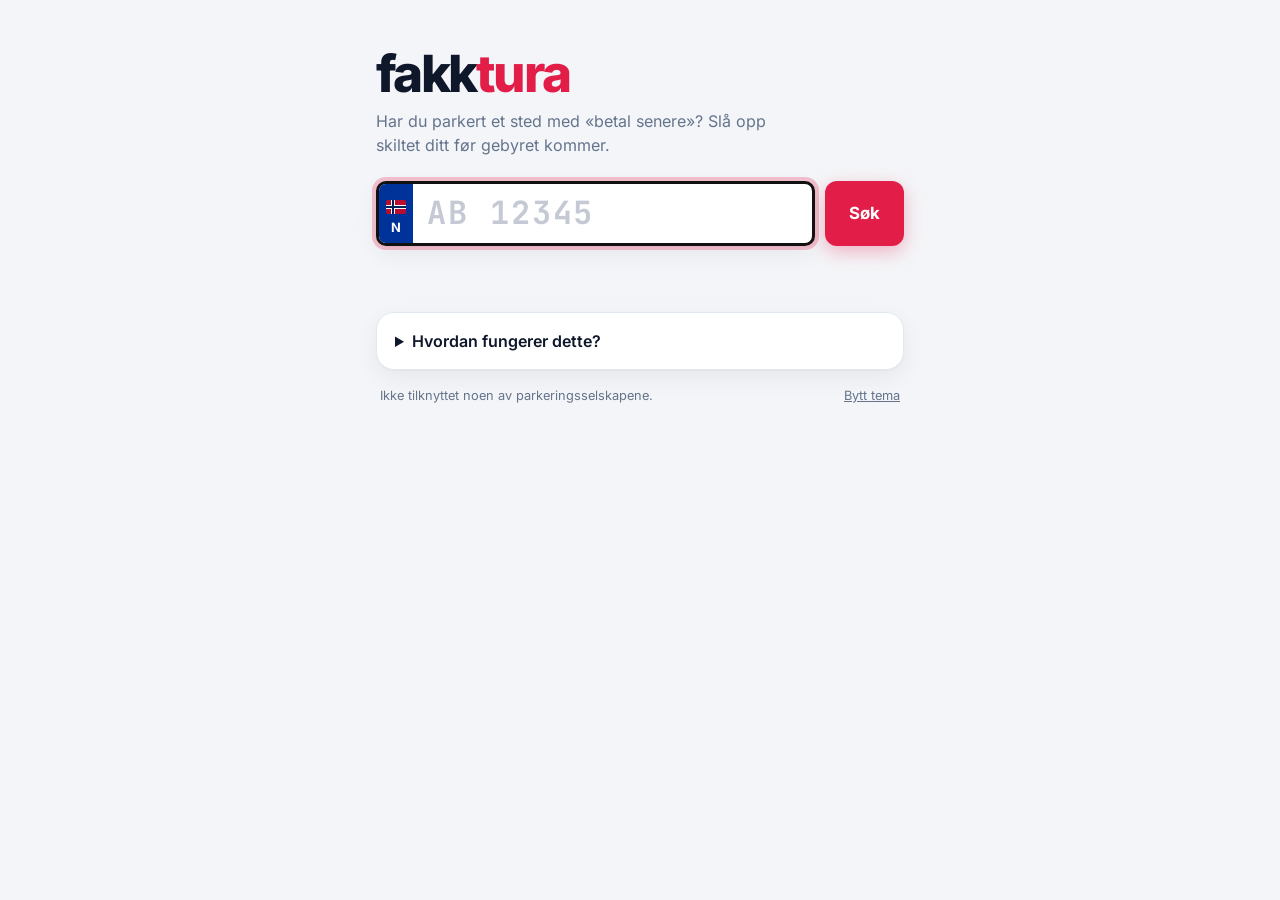
<file: site/index.html>
<!doctype html>
<html lang="nb">
<head>
  <meta charset="utf-8">
  <meta name="viewport" content="width=device-width, initial-scale=1">
  <title>Fakktura – sjekk ubetalt parkering</title>
  <meta name="description" content="Slå opp bilskiltet ditt hos norske parkeringsselskaper og betal før fakturagebyret kommer.">
  <meta name="theme-color" content="#0b1020">
  <link rel="icon" href="favicon.svg" type="image/svg+xml">
  <link rel="icon" href="icons/icon-192.png" type="image/png" sizes="192x192">
  <link rel="apple-touch-icon" href="apple-touch-icon.png">
  <link rel="manifest" href="manifest.webmanifest">
  <meta name="apple-mobile-web-app-title" content="fakktura">
  <meta name="mobile-web-app-capable" content="yes">
  <meta name="apple-mobile-web-app-status-bar-style" content="black-translucent">

  <!-- Link previews. og:url/og:image are made absolute on the server
       (functions/index.js), since some apps require full URLs. -->
  <meta property="og:type" content="website">
  <meta property="og:site_name" content="fakktura">
  <meta property="og:locale" content="nb_NO">
  <meta property="og:title" content="fakktura – sjekk ubetalt parkering">
  <meta property="og:description" content="Sjekk skiltet hos norske parkeringsselskaper – før fakturagebyret kommer.">
  <meta property="og:url" content="/">
  <meta property="og:image" content="/og.png">
  <meta property="og:image:width" content="1200">
  <meta property="og:image:height" content="630">
  <meta property="og:image:alt" content="fakktura: sjekk skiltet før fakturagebyret kommer">
  <meta name="twitter:card" content="summary_large_image">

  <link rel="preload" href="fonts/inter-latin.woff2" as="font" type="font/woff2" crossorigin>
  <link rel="stylesheet" href="styles.css">
  <!-- Plain (non-module) scripts so the page also works when opened from disk (file://). -->
  <script defer src="config.js"></script>
  <script defer src="providers.js"></script>
  <script defer src="app.js"></script>
</head>
<body>
  <main class="shell">
    <header class="brand">
      <h1>fakk<span>tura</span></h1>
      <p>Har du parkert et sted med «betal senere»? Slå opp skiltet ditt før gebyret kommer.</p>
    </header>

    <form id="search" class="search" autocomplete="off" novalidate>
      <label class="plate" for="plate">
        <span class="plate__eu" aria-hidden="true"><span class="plate__flag"></span>N</span>
        <input id="plate" name="plate" inputmode="text" autocapitalize="characters" spellcheck="false"
               maxlength="9" placeholder="AB 12345" aria-label="Registreringsnummer" required>
      </label>
      <button id="go" type="submit" class="btn btn--primary">Søk</button>
    </form>
    <p id="hint" class="hint" role="status"></p>

    <ul id="recent" class="recent" aria-label="Siste søk"></ul>

    <section id="vehicle" class="vehicle" hidden aria-live="polite"></section>

    <section id="summary" class="summary" hidden aria-live="polite"></section>

    <ul id="results" class="results" aria-label="Parkeringsselskaper"></ul>
    <p id="manual" class="local" hidden></p>
    <div id="local" class="local" hidden></div>

    <section class="about">
      <details>
        <summary>Hvordan fungerer dette?</summary>
        <p>Nettsiden spør parkeringsselskapenes egne «betal uten app»-tjenester om det finnes ubetalte parkeringer for skiltet. Oppslaget gjøres fra nettleseren din, og skiltet lagres ikke noe sted utenom (valgfritt) i nettleseren din.</p>
        <p>Noen selskaper krever at du velger parkeringsplass før du kan søke. Disse får en lenke i stedet for et automatisk svar.</p>
        <p>Et «ingenting funnet» er ingen garanti: registreringer kan ta litt tid å dukke opp, og listen dekker ikke alle selskaper. Ved tvil, sjekk skiltene på plassen.</p>
      </details>
    </section>

    <footer class="foot">
      <span>Ikke tilknyttet noen av parkeringsselskapene.</span>
      <button id="theme" class="link" type="button">Bytt tema</button>
    </footer>
  </main>

  <template id="row">
    <li class="row" data-state="pending">
      <div class="row__main">
        <span class="row__name"></span>
        <span class="row__hint"></span>
      </div>
      <span class="row__status"><span class="spinner" aria-hidden="true"></span><span class="row__label">Søker…</span></span>
      <ul class="row__items" hidden></ul>
      <a class="row__action btn" target="_blank" rel="noopener noreferrer" hidden></a>
    </li>
  </template>
</body>
</html>
</file>
<file: site/styles.css>
/* Self-hosted fonts (SIL OFL, see fonts/*-LICENSE.txt). Latin subset only. */
@font-face {
  font-family: Inter;
  font-style: normal;
  font-weight: 100 900;
  font-display: swap;
  src: url(fonts/inter-latin.woff2) format("woff2");
}
@font-face {
  font-family: "JetBrains Mono";
  font-style: normal;
  font-weight: 700;
  font-display: swap;
  src: url(fonts/jetbrains-mono-700-latin.woff2) format("woff2");
}

:root {
  --bg: #f4f5f8;
  --surface: #ffffff;
  --surface-2: #eef0f4;
  --text: #0f172a;
  --muted: #64748b;
  --border: #e2e8f0;
  --accent: #e11d48;
  --accent-ink: #ffffff;
  --ok: #059669;
  --ok-bg: #ecfdf5;
  --bad: #e11d48;
  --bad-bg: #fff1f2;
  --warn: #b45309;
  --warn-bg: #fffbeb;
  --plate-blue: #003399;
  --shadow: 0 1px 2px rgb(15 23 42 / .04), 0 8px 24px rgb(15 23 42 / .06);
  --radius: 18px;
  color-scheme: light;
}

@media (prefers-color-scheme: dark) {
  :root:not([data-theme="light"]) {
    --bg: #0b1020;
    --surface: #131a2e;
    --surface-2: #1b2340;
    --text: #e5e9f5;
    --muted: #8b95b0;
    --border: #232c4a;
    --ok: #34d399;
    --ok-bg: rgb(52 211 153 / .1);
    --bad: #fb7185;
    --bad-bg: rgb(251 113 133 / .1);
    --warn: #fbbf24;
    --warn-bg: rgb(251 191 36 / .1);
    --shadow: 0 1px 2px rgb(0 0 0 / .3), 0 8px 24px rgb(0 0 0 / .25);
    color-scheme: dark;
  }
}
:root[data-theme="dark"] {
  --bg: #0b1020;
  --surface: #131a2e;
  --surface-2: #1b2340;
  --text: #e5e9f5;
  --muted: #8b95b0;
  --border: #232c4a;
  --ok: #34d399;
  --ok-bg: rgb(52 211 153 / .1);
  --bad: #fb7185;
  --bad-bg: rgb(251 113 133 / .1);
  --warn: #fbbf24;
  --warn-bg: rgb(251 191 36 / .1);
  --shadow: 0 1px 2px rgb(0 0 0 / .3), 0 8px 24px rgb(0 0 0 / .25);
  color-scheme: dark;
}

* { box-sizing: border-box; }
html { -webkit-text-size-adjust: 100%; }
body {
  margin: 0;
  background: var(--bg);
  color: var(--text);
  font: 16px/1.5 Inter, system-ui, -apple-system, "Segoe UI", sans-serif;
  -webkit-font-smoothing: antialiased;
}
[hidden] { display: none !important; }

.shell {
  max-width: 560px;
  margin: 0 auto;
  padding: 48px 16px 32px;
  display: flex;
  flex-direction: column;
  gap: 16px;
}

/* Brand */
.brand h1 {
  margin: 0;
  font-size: clamp(2.4rem, 9vw, 3.2rem);
  font-weight: 800;
  letter-spacing: -.05em;
  line-height: 1;
}
.brand h1 span { color: var(--accent); }
.brand p { margin: 10px 0 8px; color: var(--muted); max-width: 42ch; }

/* Search: input styled like a Norwegian licence plate */
.search { display: flex; gap: 10px; }
.plate {
  flex: 1;
  display: flex;
  align-items: stretch;
  min-width: 0;
  background: #fff;
  border: 3px solid #111;
  border-radius: 10px;
  overflow: hidden;
  box-shadow: var(--shadow);
  transition: box-shadow .15s, transform .15s;
}
.plate:focus-within { box-shadow: 0 0 0 4px rgb(225 29 72 / .25), var(--shadow); }
.plate__eu {
  display: flex;
  flex-direction: column;
  align-items: center;
  justify-content: flex-end;
  gap: 4px;
  width: 34px;
  padding: 6px 0 5px;
  background: var(--plate-blue);
  color: #fff;
  font-weight: 700;
  font-size: .8rem;
}
.plate__flag {
  width: 20px;
  height: 14px;
  border-radius: 2px;
  /* Norwegian flag */
  background:
    linear-gradient(90deg, transparent 6px, #00205b 6px 8px, transparent 8px),
    linear-gradient(0deg, transparent 6px, #00205b 6px 8px, transparent 8px),
    linear-gradient(90deg, transparent 5px, #fff 5px 9px, transparent 9px),
    linear-gradient(0deg, transparent 5px, #fff 5px 9px, transparent 9px),
    #ba0c2f;
}
.plate input {
  flex: 1;
  min-width: 0;
  border: 0;
  outline: 0;
  padding: 10px 14px;
  background: transparent;
  color: #111;
  font: 700 clamp(1.5rem, 7vw, 2rem)/1.2 "JetBrains Mono", ui-monospace, monospace;
  letter-spacing: .06em;
  text-transform: uppercase;
}
.plate input::placeholder { color: #c4c9d4; }

.btn {
  display: inline-flex;
  align-items: center;
  justify-content: center;
  gap: 6px;
  padding: 10px 16px;
  border: 1px solid var(--border);
  border-radius: 12px;
  background: var(--surface);
  color: var(--text);
  font: inherit;
  font-size: .9rem;
  font-weight: 600;
  line-height: 1;
  text-decoration: none;
  cursor: pointer;
  transition: transform .1s, background .15s, opacity .15s;
}
.btn:active { transform: scale(.97); }
.btn:disabled { opacity: .55; cursor: progress; }
.btn--primary {
  padding: 0 24px;
  border: 0;
  background: var(--accent);
  color: var(--accent-ink);
  font-size: 1.05rem;
  font-weight: 700;
  box-shadow: 0 6px 18px rgb(225 29 72 / .3);
}
.btn--primary:hover { background: #be123c; }
.btn--danger { background: var(--bad); border-color: transparent; color: #fff; }
.btn:focus-visible, .link:focus-visible, summary:focus-visible { outline: 3px solid rgb(225 29 72 / .45); outline-offset: 2px; }

.hint { margin: -6px 2px 0; min-height: 1.2em; font-size: .85rem; color: var(--warn); }

.recent { display: flex; flex-wrap: wrap; gap: 8px; margin: -4px 0 0; padding: 0; list-style: none; }
.recent:empty { display: none; }
.recent button {
  padding: 4px 10px;
  border: 1px solid var(--border);
  border-radius: 999px;
  background: var(--surface);
  color: var(--muted);
  font: 700 .8rem "JetBrains Mono", ui-monospace, monospace;
  cursor: pointer;
}
.recent button:hover { color: var(--text); }

/* Cards */
.vehicle, .summary, .row, .about {
  background: var(--surface);
  border: 1px solid var(--border);
  border-radius: var(--radius);
  box-shadow: var(--shadow);
}
/* Colour and year sit beside the model, or under it when there's no room. */
.vehicle { display: flex; flex-wrap: wrap; justify-content: space-between; align-items: flex-end; gap: 0 12px; padding: 14px 18px; }
.vehicle small { display: block; color: var(--muted); font-size: .75rem; font-weight: 600; text-transform: uppercase; letter-spacing: .06em; }
.vehicle strong { font-size: 1.05rem; }
.vehicle .meta { color: var(--muted); font-size: .85rem; }

.summary { padding: 18px 20px; display: flex; gap: 14px; align-items: center; animation: rise .3s ease-out; }
.summary__icon {
  flex: none;
  display: grid;
  place-items: center;
  width: 42px;
  height: 42px;
  border-radius: 50%;
  font-size: 1.3rem;
  font-weight: 800;
}
.summary h2 { margin: 0; font-size: 1.1rem; }
.summary p { margin: 2px 0 0; color: var(--muted); font-size: .9rem; }
.summary .summary__stamp { margin-top: 6px; font-size: .78rem; }
.summary[data-tone="ok"] .summary__icon { background: var(--ok-bg); color: var(--ok); }
.summary[data-tone="bad"] { border-color: var(--bad); }
.summary[data-tone="bad"] .summary__icon { background: var(--bad-bg); color: var(--bad); }
.summary[data-tone="warn"] .summary__icon { background: var(--warn-bg); color: var(--warn); }

/* Provider rows */
.results { display: flex; flex-direction: column; gap: 10px; margin: 0; padding: 0; list-style: none; }
.row {
  display: grid;
  grid-template-columns: 1fr auto;
  align-items: center;
  gap: 4px 12px;
  padding: 14px 18px;
  animation: rise .25s ease-out both;
}
.row__main { min-width: 0; }
.row__name { display: block; font-weight: 700; }
.row__hint { display: block; color: var(--muted); font-size: .8rem; }
.row__status {
  display: inline-flex;
  align-items: center;
  gap: 6px;
  padding: 4px 10px;
  border-radius: 999px;
  background: var(--surface-2);
  color: var(--muted);
  font-size: .78rem;
  font-weight: 700;
  white-space: nowrap;
}
.row__items, .row__action { grid-column: 1 / -1; }
.row__items { margin: 8px 0 0; padding: 0; list-style: none; display: flex; flex-direction: column; gap: 6px; }

/* One unpaid session: place and amount, then labelled times */
.row__items li {
  display: grid;
  grid-template-columns: 1fr auto;
  align-items: baseline;
  gap: 6px 12px;
  padding: 12px 14px;
  border-radius: 12px;
  background: var(--bad-bg);
  font-size: .88rem;
}
.item__title { min-width: 0; overflow-wrap: anywhere; }
.item__amount { font-size: 1rem; font-weight: 800; white-space: nowrap; }
.item__facts {
  grid-column: 1 / -1;
  display: grid;
  grid-template-columns: auto 1fr;
  gap: 2px 12px;
  margin: 0;
}
.item__facts dt { color: var(--muted); }
.item__facts dd { margin: 0; }
.item__due { color: var(--bad); font-weight: 600; }
.item__left {
  display: inline-block;
  padding: 0 7px;
  border-radius: 999px;
  background: var(--bad);
  color: #fff;
  font-size: .75rem;
  font-weight: 700;
  line-height: 1.6;
  white-space: nowrap;
}
.row__action { margin-top: 8px; justify-self: start; }

/* The operator description only helps when the user has to check by hand. */
.row:not([data-state="error"], [data-state="manual"]) .row__hint { display: none; }

.row[data-state="clear"] .row__status { background: var(--ok-bg); color: var(--ok); }
.row[data-state="clear"] { opacity: .8; }
.row[data-state="found"] { border-color: var(--bad); }
.row[data-state="found"] .row__status { background: var(--bad); color: #fff; }
.row[data-state="error"] .row__status,
.row[data-state="manual"] .row__status { background: var(--warn-bg); color: var(--warn); }
.row[data-state="clear"] .spinner,
.row[data-state="found"] .spinner,
.row[data-state="error"] .spinner,
.row[data-state="manual"] .spinner { display: none; }

.spinner {
  width: 12px;
  height: 12px;
  border: 2px solid currentColor;
  border-right-color: transparent;
  border-radius: 50%;
  animation: spin .7s linear infinite;
}

.local { margin: -4px 4px 0; color: var(--muted); font-size: .8rem; }
.local a { color: var(--text); font-weight: 600; }
.local summary { cursor: pointer; }
.local details[open] summary { margin-bottom: 2px; }

.notfound .btn { padding: 14px 24px; }

/* About + footer */
.about { padding: 4px 18px; margin-top: 8px; }
.about summary { padding: 12px 0; font-weight: 600; cursor: pointer; }
.about p { margin: 0 0 12px; color: var(--muted); font-size: .9rem; }
.foot { display: flex; justify-content: space-between; gap: 12px; flex-wrap: wrap; color: var(--muted); font-size: .8rem; padding: 0 4px; }
.link { border: 0; background: none; padding: 0; color: inherit; font: inherit; text-decoration: underline; cursor: pointer; }

@keyframes spin { to { transform: rotate(360deg); } }
@keyframes rise { from { opacity: 0; transform: translateY(6px); } }

@media (max-width: 420px) {
  .shell { padding-top: 32px; }
  .btn--primary { padding: 0 16px; }
}

@media (prefers-reduced-motion: reduce) {
  *, *::before, *::after { animation-duration: .01ms !important; animation-iteration-count: 1 !important; transition: none !important; }
}
</file>
